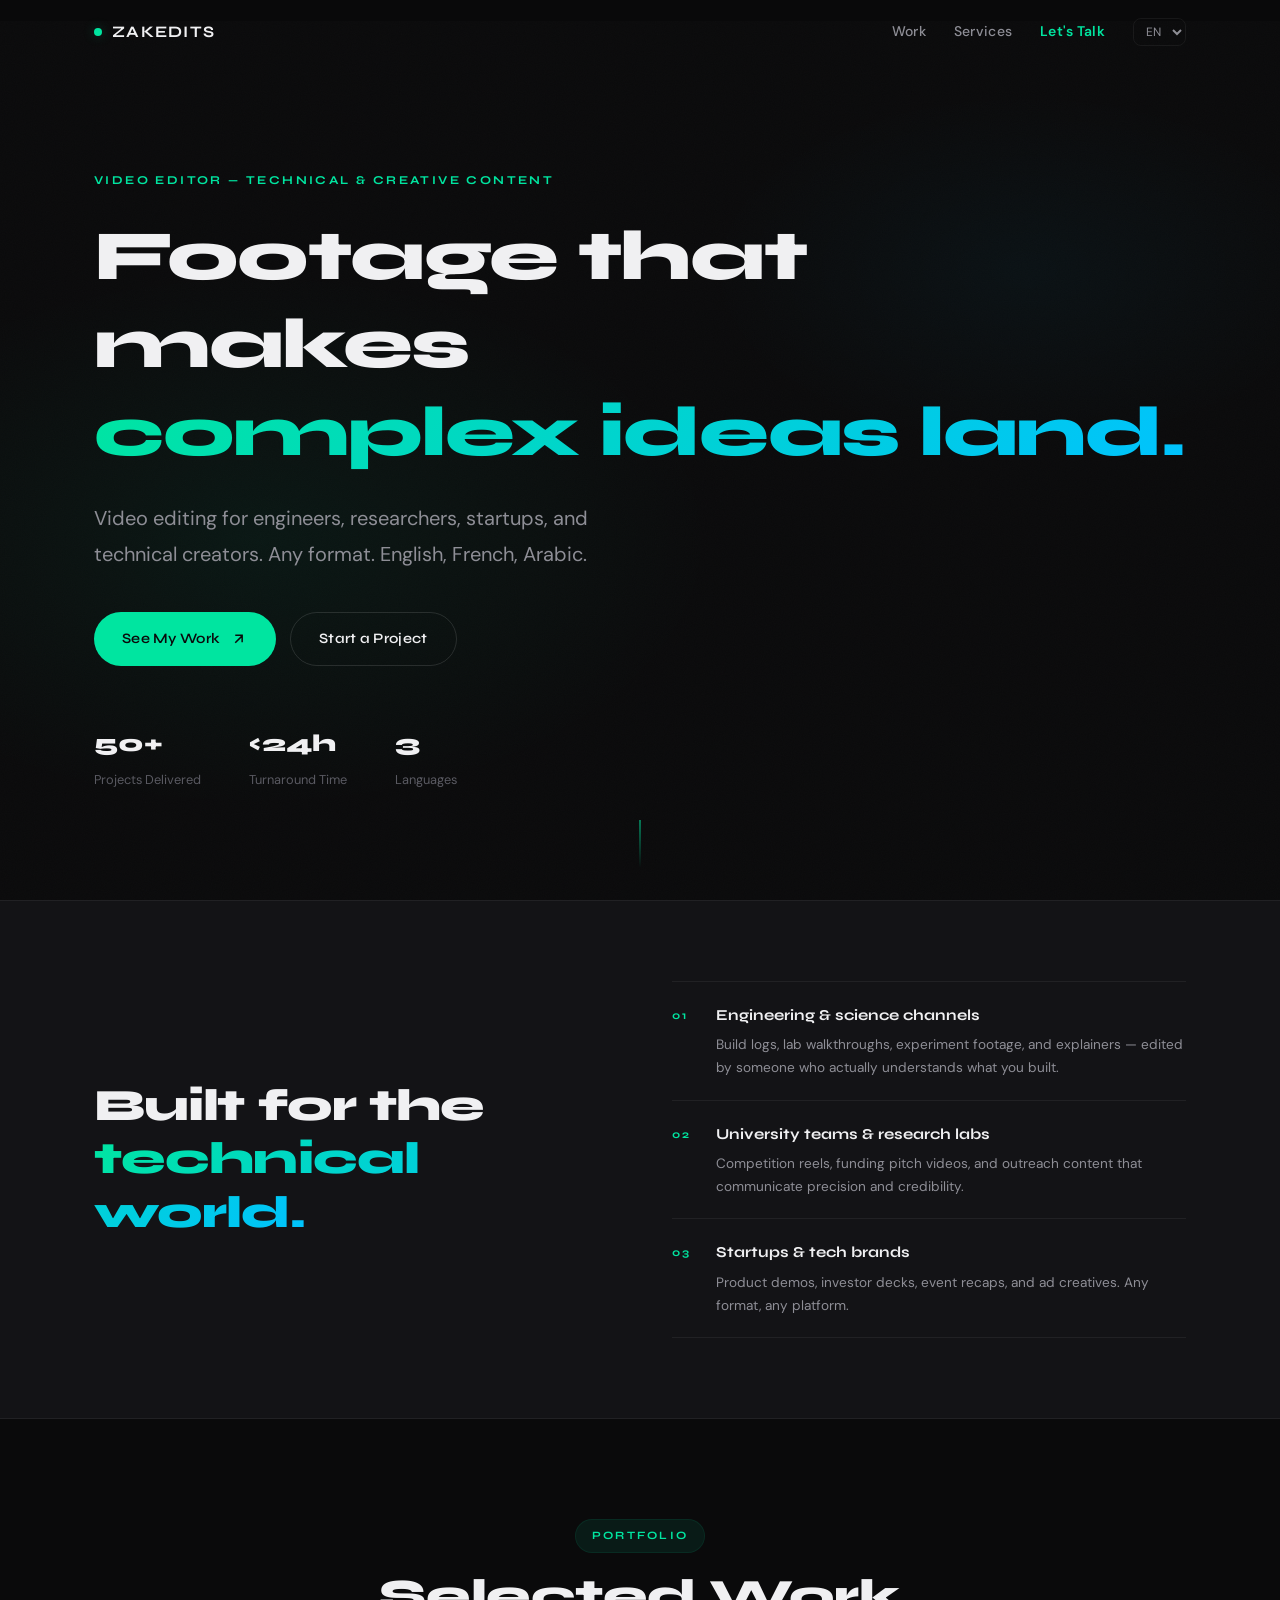
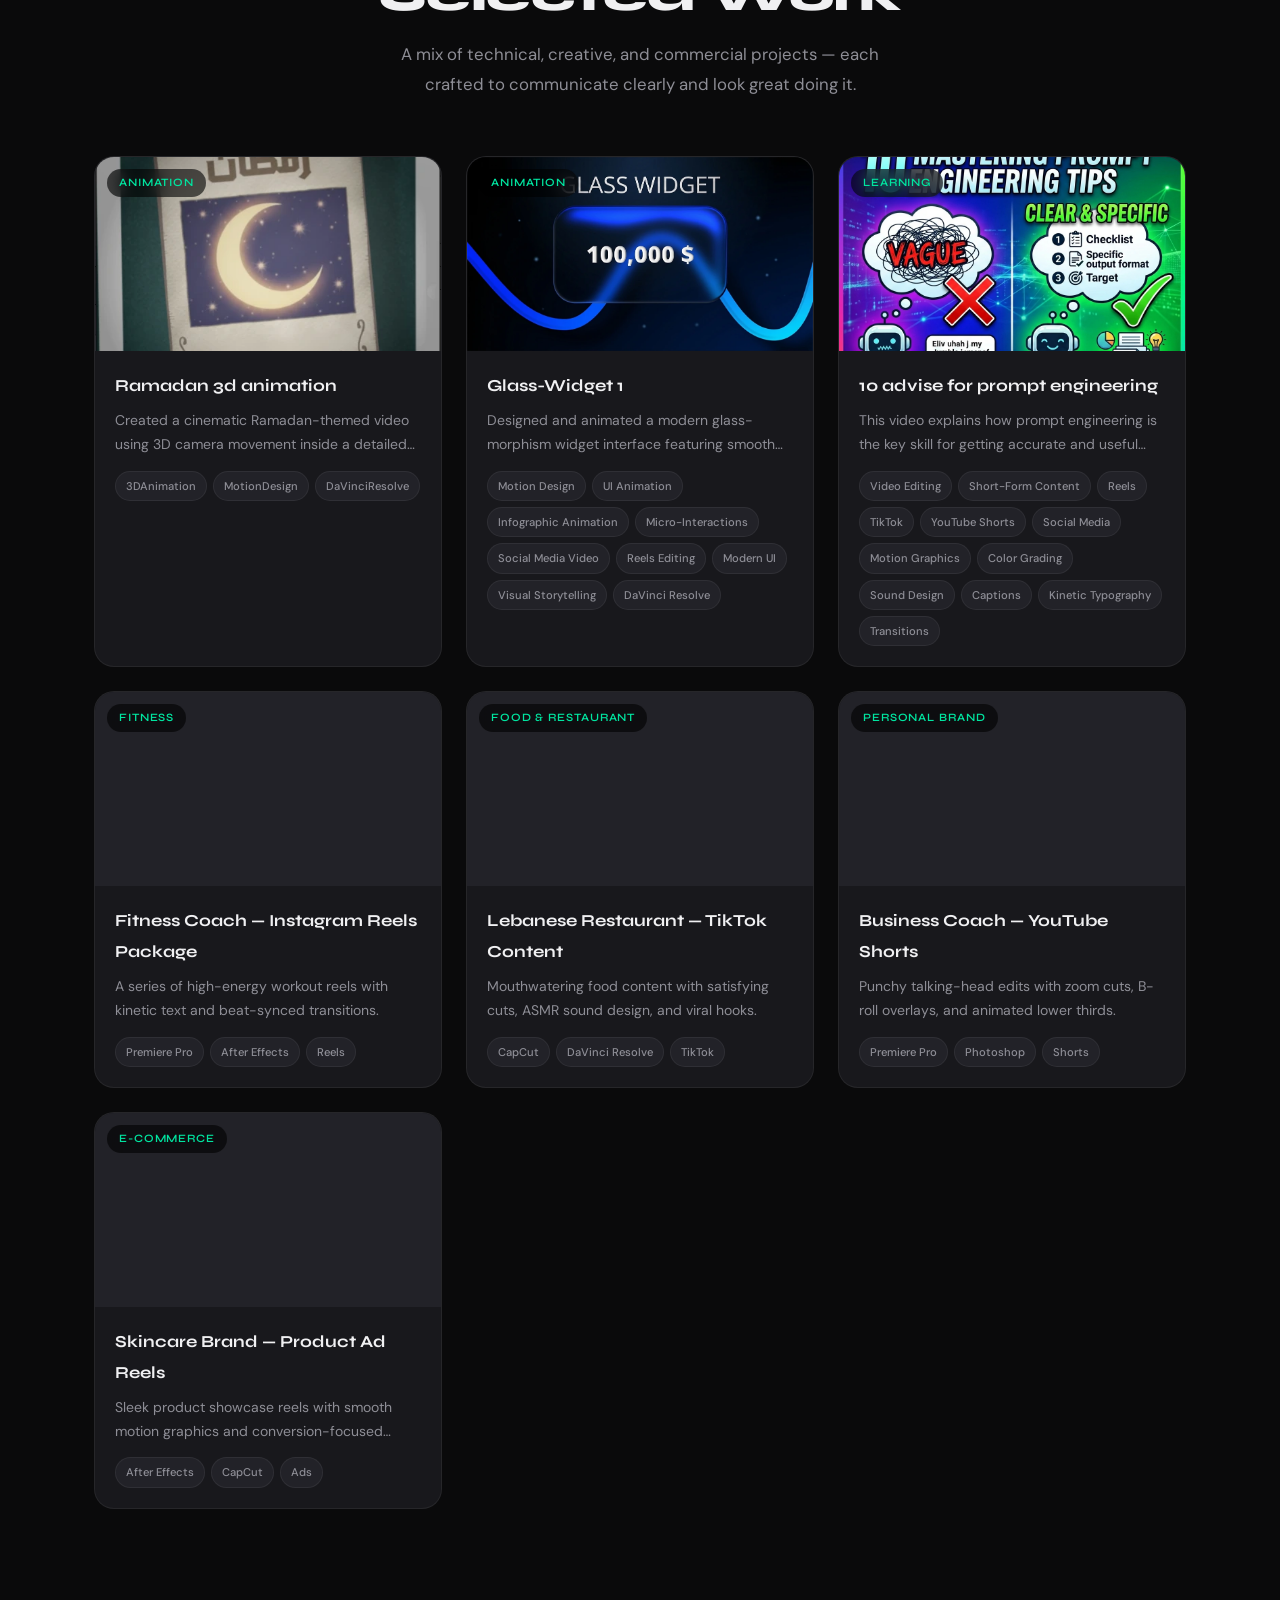
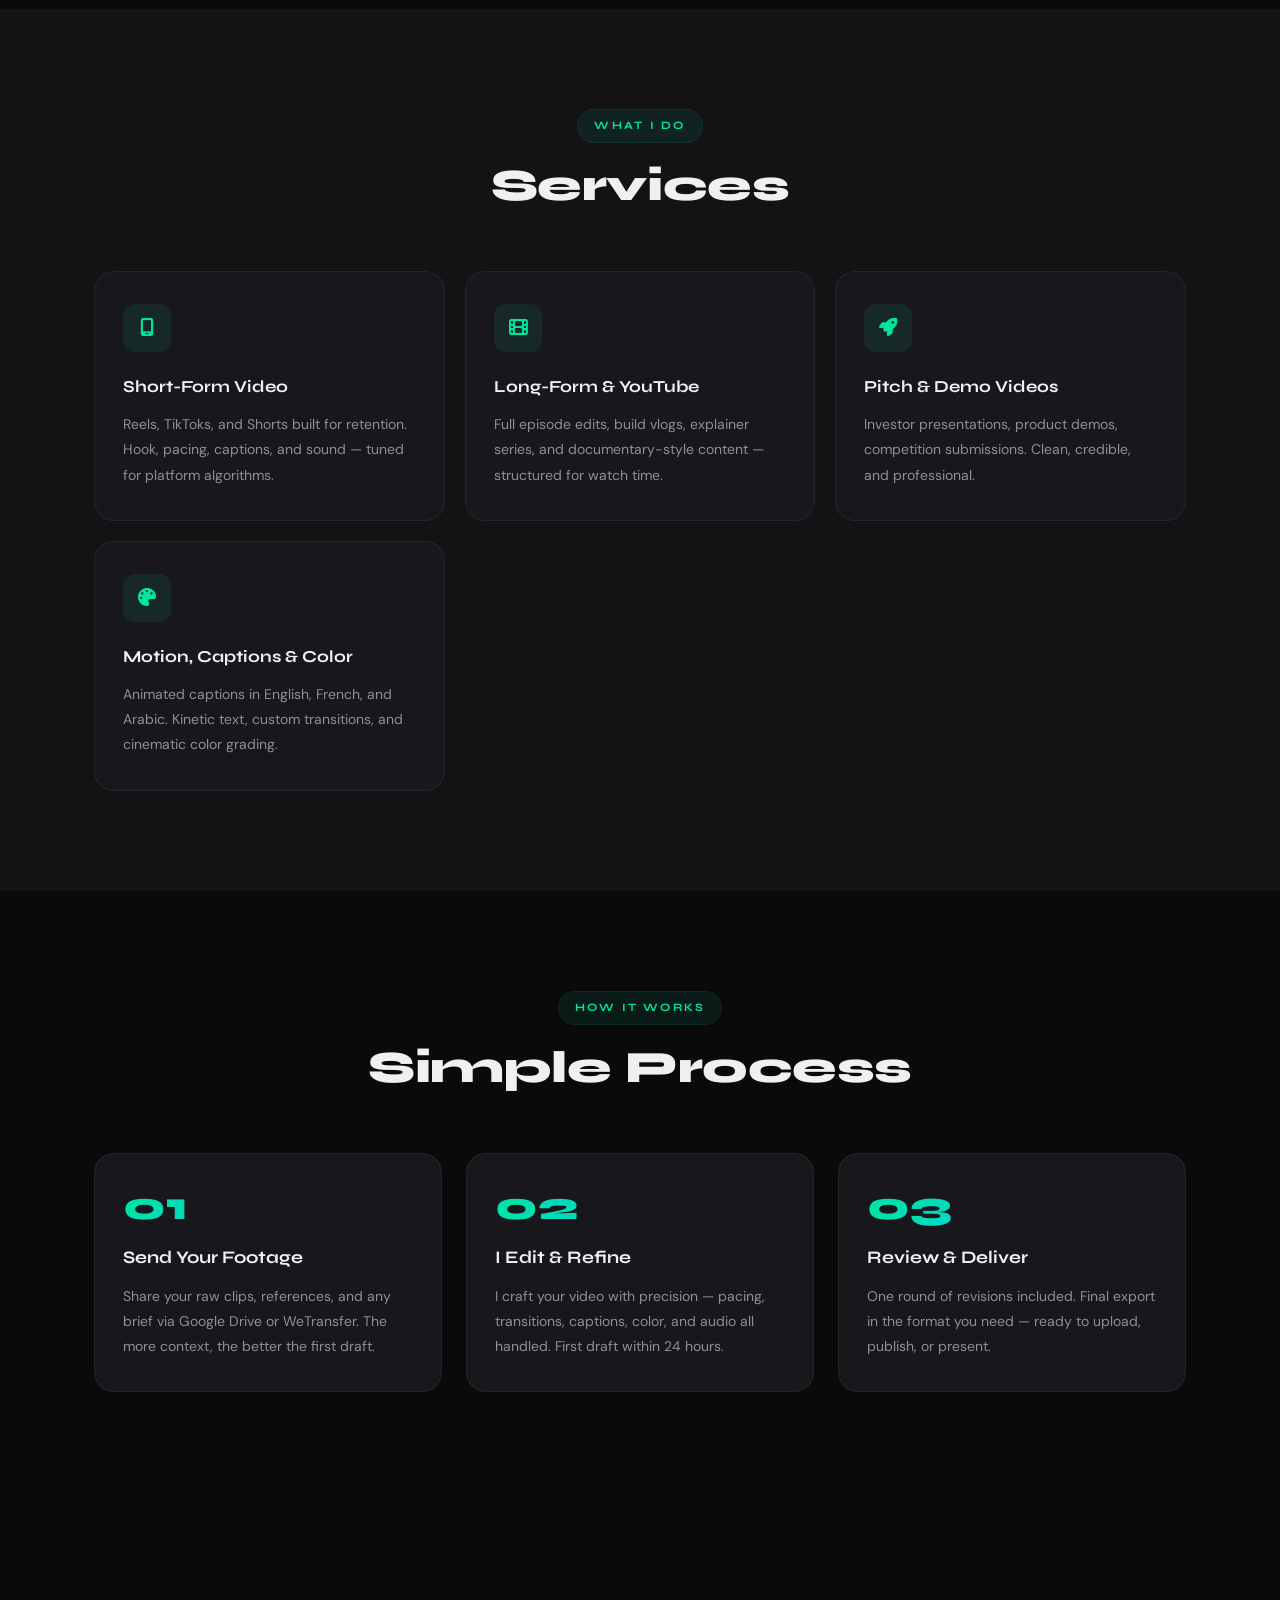
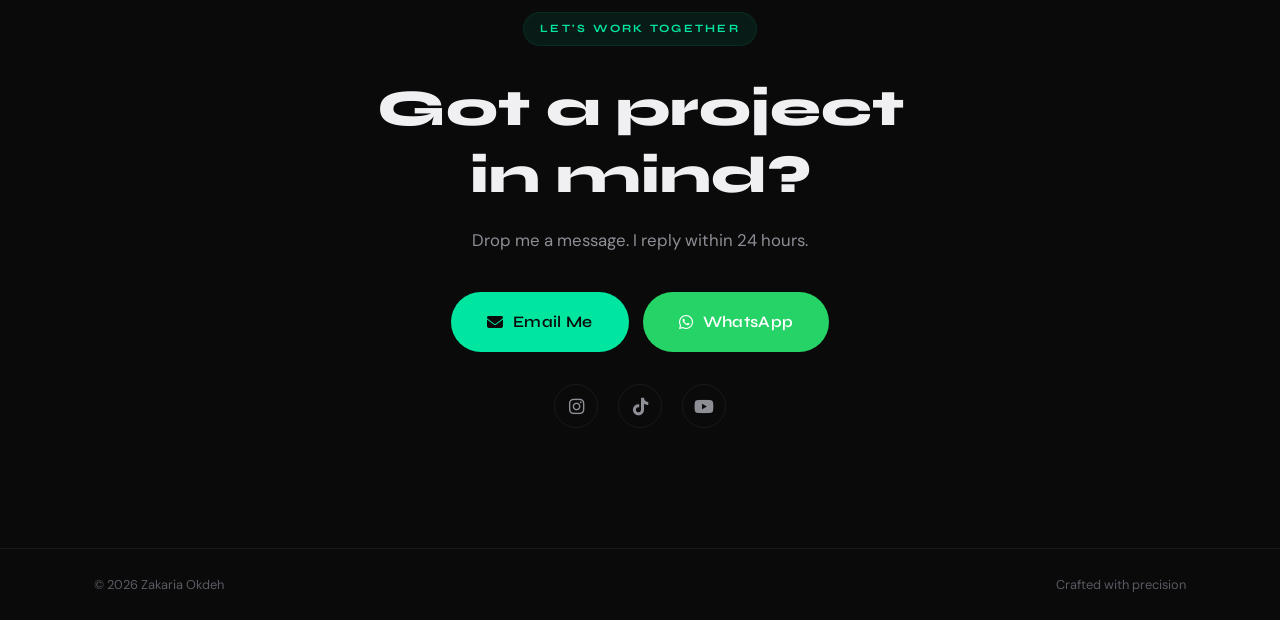
<file: index.html>
<!doctype html>
<html lang="en" data-lang="en">
<head>
  <meta charset="utf-8" />
  <meta name="viewport" content="width=device-width, initial-scale=1" />
  <title>Zakaria Okdeh — Video Editor for Technical Creators</title>
  <meta name="description" content="Professional video editing for engineers, researchers, startups, and technical creators. Any format. English, French, Arabic.">

  <link rel="preconnect" href="https://fonts.googleapis.com">
  <link rel="preconnect" href="https://fonts.gstatic.com" crossorigin>
  <link href="https://fonts.googleapis.com/css2?family=Syne:wght@400;600;700;800&family=DM+Sans:ital,wght@0,300;0,400;0,500;1,400&display=swap" rel="stylesheet">
  <link rel="stylesheet" href="https://cdnjs.cloudflare.com/ajax/libs/font-awesome/6.5.1/css/all.min.css">
  <link rel="stylesheet" href="assets/css/styles.css">

  <style>
    .niche-section {
      padding: 80px 0;
      background: var(--bg-elevated);
      border-top: 1px solid var(--border);
      border-bottom: 1px solid var(--border);
    }
    .niche-inner {
      max-width: var(--container);
      margin: 0 auto;
      padding: 0 24px;
      display: grid;
      grid-template-columns: 1fr 1fr;
      gap: 64px;
      align-items: center;
    }
    .niche-title {
      font-family: var(--font-display);
      font-size: clamp(1.8rem, 3.5vw, 2.8rem);
      font-weight: 800;
      line-height: 1.2;
      letter-spacing: -0.02em;
    }
    .niche-items { display: flex; flex-direction: column; gap: 0; }
    .niche-item {
      display: flex;
      gap: 20px;
      align-items: flex-start;
      padding: 20px 0;
      border-bottom: 1px solid var(--border);
      opacity: 0;
      transform: translateY(20px);
      transition: opacity 0.5s ease, transform 0.5s ease;
    }
    .niche-item:first-child { border-top: 1px solid var(--border); }
    .niche-item.in-view { opacity: 1; transform: translateY(0); }
    .niche-item:nth-child(2) { transition-delay: 0.1s; }
    .niche-item:nth-child(3) { transition-delay: 0.2s; }
    .niche-num {
      font-family: var(--font-display);
      font-size: 0.7rem;
      font-weight: 700;
      letter-spacing: 0.15em;
      color: var(--accent);
      padding-top: 4px;
      min-width: 24px;
    }
    .niche-item-title {
      font-family: var(--font-display);
      font-size: 0.95rem;
      font-weight: 700;
      color: var(--text-primary);
      margin-bottom: 4px;
    }
    .niche-item-desc {
      font-size: 0.85rem;
      color: var(--text-secondary);
      line-height: 1.7;
    }
    @media (max-width: 768px) {
      .niche-inner { grid-template-columns: 1fr; gap: 32px; }
    }
  </style>
</head>
<body>

<!-- NAV -->
<nav class="nav" id="mainNav">
  <div class="nav__inner">
    <a class="nav__logo" href="index.html">
      <span class="nav__logo-dot"></span>
      <span>ZAKEDITS</span>
    </a>
    <div class="nav__right">
      <a href="#work"     class="nav__link"           id="navWork">Work</a>
      <a href="#services" class="nav__link"           id="navServices">Services</a>
      <a href="#contact"  class="nav__link nav__link--cta" id="navContact">Let's Talk</a>
      <select id="langSelect" class="nav__lang">
        <option value="en">EN</option>
        <option value="fr">FR</option>
        <option value="ar">AR</option>
      </select>
    </div>
    <button class="nav__burger" id="navBurger" aria-label="Menu">
      <span></span><span></span>
    </button>
  </div>
</nav>

<div class="mobile-menu" id="mobileMenu">
  <a href="#work"     class="mobile-menu__link" id="mNavWork">Work</a>
  <a href="#services" class="mobile-menu__link" id="mNavServices">Services</a>
  <a href="#contact"  class="mobile-menu__link" id="mNavContact">Let's Talk</a>
</div>

<!-- HERO -->
<section class="hero">
  <div class="hero__bg">
    <div class="hero__grain"></div>
    <div class="hero__gradient"></div>
  </div>
  <div class="hero__content">
    <div class="hero__tag" id="heroTag">VIDEO EDITOR — TECHNICAL &amp; CREATIVE CONTENT</div>
    <h1 class="hero__title" id="heroTitle">Footage that makes <br><span class="hero__accent">complex ideas land.</span></h1>
    <p class="hero__sub" id="heroSubtitle">Video editing for engineers, researchers, startups, and technical creators. Any format. English, French, Arabic.</p>
    <div class="hero__ctas">
      <a href="#work" class="btn btn--primary" id="heroBtn">
        <span id="heroBtnText">See My Work</span>
        <svg width="18" height="18" viewBox="0 0 24 24" fill="none" stroke="currentColor" stroke-width="2"><path d="M7 17l9.2-9.2M7 7h9.2v9.2"/></svg>
      </a>
      <a href="#contact" class="btn btn--ghost" id="heroBtnContact">
        <span id="heroBtnContactText">Start a Project</span>
      </a>
    </div>
    <div class="hero__stats">
      <div class="hero__stat">
        <span class="hero__stat-num">50+</span>
        <span class="hero__stat-label" id="statProjects">Projects Delivered</span>
      </div>
      <div class="hero__stat">
        <span class="hero__stat-num">&lt;24h</span>
        <span class="hero__stat-label" id="statTurnaround">Turnaround Time</span>
      </div>
      <div class="hero__stat">
        <span class="hero__stat-num">3</span>
        <span class="hero__stat-label" id="statLanguages">Languages</span>
      </div>
    </div>
  </div>
  <div class="hero__scroll"><div class="hero__scroll-line"></div></div>
</section>

<!-- NICHE BANNER -->
<div class="niche-section">
  <div class="niche-inner">
    <h2 class="niche-title" id="nicheTitle">Built for the <span class="hero__accent">technical world.</span></h2>
    <div class="niche-items">
      <div class="niche-item">
        <span class="niche-num">01</span>
        <div>
          <p class="niche-item-title" id="nicheItem1Title">Engineering &amp; science channels</p>
          <p class="niche-item-desc"  id="nicheItem1Desc">Build logs, lab walkthroughs, experiment footage, and explainers — edited by someone who actually understands what you built.</p>
        </div>
      </div>
      <div class="niche-item">
        <span class="niche-num">02</span>
        <div>
          <p class="niche-item-title" id="nicheItem2Title">University teams &amp; research labs</p>
          <p class="niche-item-desc"  id="nicheItem2Desc">Competition reels, funding pitch videos, and outreach content that communicate precision and credibility.</p>
        </div>
      </div>
      <div class="niche-item">
        <span class="niche-num">03</span>
        <div>
          <p class="niche-item-title" id="nicheItem3Title">Startups &amp; tech brands</p>
          <p class="niche-item-desc"  id="nicheItem3Desc">Product demos, investor decks, event recaps, and ad creatives. Any format, any platform.</p>
        </div>
      </div>
    </div>
  </div>
</div>

<!-- WORK -->
<section class="section" id="work">
  <div class="container">
    <div class="section__header">
      <span class="section__tag" id="workTag">PORTFOLIO</span>
      <h2 class="section__title" id="workTitle">Selected Work</h2>
      <p class="section__sub" id="workSub">A mix of technical, creative, and commercial projects — each crafted to communicate clearly and look great doing it.</p>
    </div>
    <div class="projects-grid" id="projectsGrid"></div>
  </div>
</section>

<!-- SERVICES -->
<section class="section section--alt" id="services">
  <div class="container">
    <div class="section__header">
      <span class="section__tag" id="servicesTag">WHAT I DO</span>
      <h2 class="section__title" id="servicesTitle">Services</h2>
    </div>
    <div class="services-grid">
      <div class="service-card">
        <div class="service-card__icon"><i class="fa-solid fa-mobile-screen"></i></div>
        <h3 class="service-card__title" id="svc1Title">Short-Form Video</h3>
        <p class="service-card__desc"  id="svc1Desc">Reels, TikToks, and Shorts built for retention. Hook, pacing, captions, and sound — tuned for platform algorithms.</p>
      </div>
      <div class="service-card">
        <div class="service-card__icon"><i class="fa-solid fa-film"></i></div>
        <h3 class="service-card__title" id="svc2Title">Long-Form &amp; YouTube</h3>
        <p class="service-card__desc"  id="svc2Desc">Full episode edits, build vlogs, explainer series, and documentary-style content — structured for watch time.</p>
      </div>
      <div class="service-card">
        <div class="service-card__icon"><i class="fa-solid fa-rocket"></i></div>
        <h3 class="service-card__title" id="svc3Title">Pitch &amp; Demo Videos</h3>
        <p class="service-card__desc"  id="svc3Desc">Investor presentations, product demos, competition submissions. Clean, credible, and professional.</p>
      </div>
      <div class="service-card">
        <div class="service-card__icon"><i class="fa-solid fa-palette"></i></div>
        <h3 class="service-card__title" id="svc4Title">Motion, Captions &amp; Color</h3>
        <p class="service-card__desc"  id="svc4Desc">Animated captions in English, French, and Arabic. Kinetic text, custom transitions, and cinematic color grading.</p>
      </div>
    </div>
  </div>
</section>

<!-- PROCESS -->
<section class="section" id="process">
  <div class="container">
    <div class="section__header">
      <span class="section__tag" id="processTag">HOW IT WORKS</span>
      <h2 class="section__title" id="processTitle">Simple Process</h2>
    </div>
    <div class="process-grid">
      <div class="process-step">
        <span class="process-step__num">01</span>
        <h3 class="process-step__title" id="step1Title">Send Your Footage</h3>
        <p class="process-step__desc"  id="step1Desc">Share your raw clips, references, and any brief via Google Drive or WeTransfer. The more context, the better the first draft.</p>
      </div>
      <div class="process-step">
        <span class="process-step__num">02</span>
        <h3 class="process-step__title" id="step2Title">I Edit &amp; Refine</h3>
        <p class="process-step__desc"  id="step2Desc">I craft your video with precision — pacing, transitions, captions, color, and audio all handled. First draft within 24 hours.</p>
      </div>
      <div class="process-step">
        <span class="process-step__num">03</span>
        <h3 class="process-step__title" id="step3Title">Review &amp; Deliver</h3>
        <p class="process-step__desc"  id="step3Desc">One round of revisions included. Final export in the format you need — ready to upload, publish, or present.</p>
      </div>
    </div>
  </div>
</section>

<!-- CTA -->
<section class="section section--cta" id="contact">
  <div class="container">
    <div class="cta-block">
      <span class="section__tag" id="ctaTag">LET'S WORK TOGETHER</span>
      <h2 class="cta-block__title" id="ctaTitle">Got a project<br>in mind?</h2>
      <p class="cta-block__sub" id="ctaSub">Drop me a message. I reply within 24 hours.</p>
      <div class="cta-block__buttons">
        <a href="mailto:zakaria.okdeh@hotmail.com" class="btn btn--primary btn--lg" id="ctaEmail">
          <i class="fa-solid fa-envelope"></i>
          <span id="ctaEmailText">Email Me</span>
        </a>
        <a href="https://wa.me/96181289675" target="_blank" class="btn btn--whatsapp btn--lg" id="ctaWhatsapp">
          <i class="fa-brands fa-whatsapp"></i>
          <span id="ctaWhatsappText">WhatsApp</span>
        </a>
      </div>
      <div class="cta-block__socials">
        <a href="https://www.instagram.com/zak1edits"   target="_blank" class="social-link" aria-label="Instagram"><i class="fa-brands fa-instagram"></i></a>
        <a href="https://www.tiktok.com/@zak1edits"     target="_blank" class="social-link" aria-label="TikTok"><i class="fa-brands fa-tiktok"></i></a>
        <a href="https://www.youtube.com/@zak1edits1"   target="_blank" class="social-link" aria-label="YouTube"><i class="fa-brands fa-youtube"></i></a>
      </div>
    </div>
  </div>
</section>

<!-- FOOTER -->
<footer class="footer">
  <div class="container footer__inner">
    <span>© <span id="year"></span> Zakaria Okdeh</span>
    <span class="footer__made" id="footerMade">Crafted with precision</span>
  </div>
</footer>

<script>
  const qs = (k) => new URLSearchParams(location.search).get(k);
  const state = {
    lang: qs("lang") || localStorage.getItem("lang") || "en",
    i18n: null, projects: null
  };

  function applyDirAndLang(lang) {
    const html = document.documentElement;
    html.lang = lang; html.dataset.lang = lang;
    html.dir = (lang === "ar") ? "rtl" : "ltr";
  }

  function t(path) {
    const parts = path.split(".");
    let cur = state.i18n?.[state.lang];
    for (const p of parts) cur = cur?.[p];
    return cur ?? path;
  }

  async function loadData() {
    const [i18nRes, projRes] = await Promise.all([
      fetch("data/i18n.json"), fetch("data/projects.json")
    ]);
    state.i18n = await i18nRes.json();
    state.projects = await projRes.json();
  }

  function renderText() {
    const htmlIds = new Set(["heroTag","heroTitle","heroSubtitle","heroBtnText","heroBtnContactText",
      "nicheTitle","nicheItem1Title","nicheItem2Title","nicheItem3Title","ctaTitle"]);

    const map = {
      heroTag:"home.heroTag", heroTitle:"home.heroTitle", heroSubtitle:"home.heroSubtitle",
      heroBtnText:"home.heroBtnText", heroBtnContactText:"home.heroBtnContactText",
      statProjects:"home.statProjects", statTurnaround:"home.statTurnaround", statLanguages:"home.statLanguages",
      navWork:"nav.work", navServices:"nav.services", navContact:"nav.contact",
      mNavWork:"nav.work", mNavServices:"nav.services", mNavContact:"nav.contact",
      nicheTitle:"niche.title",
      nicheItem1Title:"niche.item1Title", nicheItem1Desc:"niche.item1Desc",
      nicheItem2Title:"niche.item2Title", nicheItem2Desc:"niche.item2Desc",
      nicheItem3Title:"niche.item3Title", nicheItem3Desc:"niche.item3Desc",
      workTag:"work.tag", workTitle:"work.title", workSub:"work.sub",
      servicesTag:"services.tag", servicesTitle:"services.title",
      svc1Title:"services.svc1Title", svc1Desc:"services.svc1Desc",
      svc2Title:"services.svc2Title", svc2Desc:"services.svc2Desc",
      svc3Title:"services.svc3Title", svc3Desc:"services.svc3Desc",
      svc4Title:"services.svc4Title", svc4Desc:"services.svc4Desc",
      processTag:"process.tag", processTitle:"process.title",
      step1Title:"process.step1Title", step1Desc:"process.step1Desc",
      step2Title:"process.step2Title", step2Desc:"process.step2Desc",
      step3Title:"process.step3Title", step3Desc:"process.step3Desc",
      ctaTag:"cta.tag", ctaTitle:"cta.title", ctaSub:"cta.sub",
      ctaEmailText:"cta.emailText", ctaWhatsappText:"cta.whatsappText",
      footerMade:"footer.made"
    };

    for (const [id, path] of Object.entries(map)) {
      const el = document.getElementById(id);
      if (!el) continue;
      const val = t(path);
      htmlIds.has(id) ? (el.innerHTML = val) : (el.textContent = val);
    }
    document.getElementById("year").textContent = new Date().getFullYear();
  }

  function renderProjects() {
    const grid = document.getElementById("projectsGrid");
    grid.innerHTML = "";
    state.projects.forEach((p, i) => {
      const title    = p.title[state.lang]      || p.title.en;
      const summary  = p.summary[state.lang]    || p.summary.en;
      const category = p.category?.[state.lang] || p.category?.en || "";
      const card = document.createElement("a");
      card.href = `project.html?id=${encodeURIComponent(p.id)}&lang=${encodeURIComponent(state.lang)}`;
      card.className = "project-card";
      card.style.animationDelay = `${i * 0.1}s`;
      card.innerHTML = `
        <div class="project-card__thumb" style="background-image:url('${p.thumbnail || ''}')">
          <div class="project-card__overlay"><div class="project-card__play"><i class="fa-solid fa-play"></i></div></div>
          ${category ? `<span class="project-card__cat">${category}</span>` : ''}
        </div>
        <div class="project-card__info">
          <h3 class="project-card__title">${title}</h3>
          <p class="project-card__summary">${summary}</p>
          <div class="project-card__tags">${(p.tags||[]).map(tag=>`<span class="tag">${tag}</span>`).join('')}</div>
        </div>`;
      grid.appendChild(card);
    });
  }

  function setupNav() {
    const burger = document.getElementById("navBurger");
    const menu   = document.getElementById("mobileMenu");
    burger.addEventListener("click", () => { burger.classList.toggle("active"); menu.classList.toggle("open"); });
    menu.querySelectorAll("a").forEach(a => a.addEventListener("click", () => { burger.classList.remove("active"); menu.classList.remove("open"); }));
    window.addEventListener("scroll", () => document.getElementById("mainNav").classList.toggle("nav--scrolled", window.scrollY > 60));
  }

  function setupScrollAnimations() {
    const obs = new IntersectionObserver((entries) => {
      entries.forEach(e => { if (e.isIntersecting) e.target.classList.add("in-view"); });
    }, { threshold: 0.12 });
    document.querySelectorAll('.service-card,.process-step,.project-card,.section__header,.cta-block,.niche-item').forEach(el => obs.observe(el));
  }

  async function init() {
    applyDirAndLang(state.lang);
    document.getElementById("langSelect").value = state.lang;
    await loadData();
    renderText();
    renderProjects();
    setupNav();
    requestAnimationFrame(() => { document.body.classList.add("loaded"); setupScrollAnimations(); });
    document.getElementById("langSelect").addEventListener("change", (e) => {
      state.lang = e.target.value;
      localStorage.setItem("lang", state.lang);
      applyDirAndLang(state.lang);
      renderText(); renderProjects(); setupScrollAnimations();
    });
  }

  init();
</script>
</body>
</html>
</file>
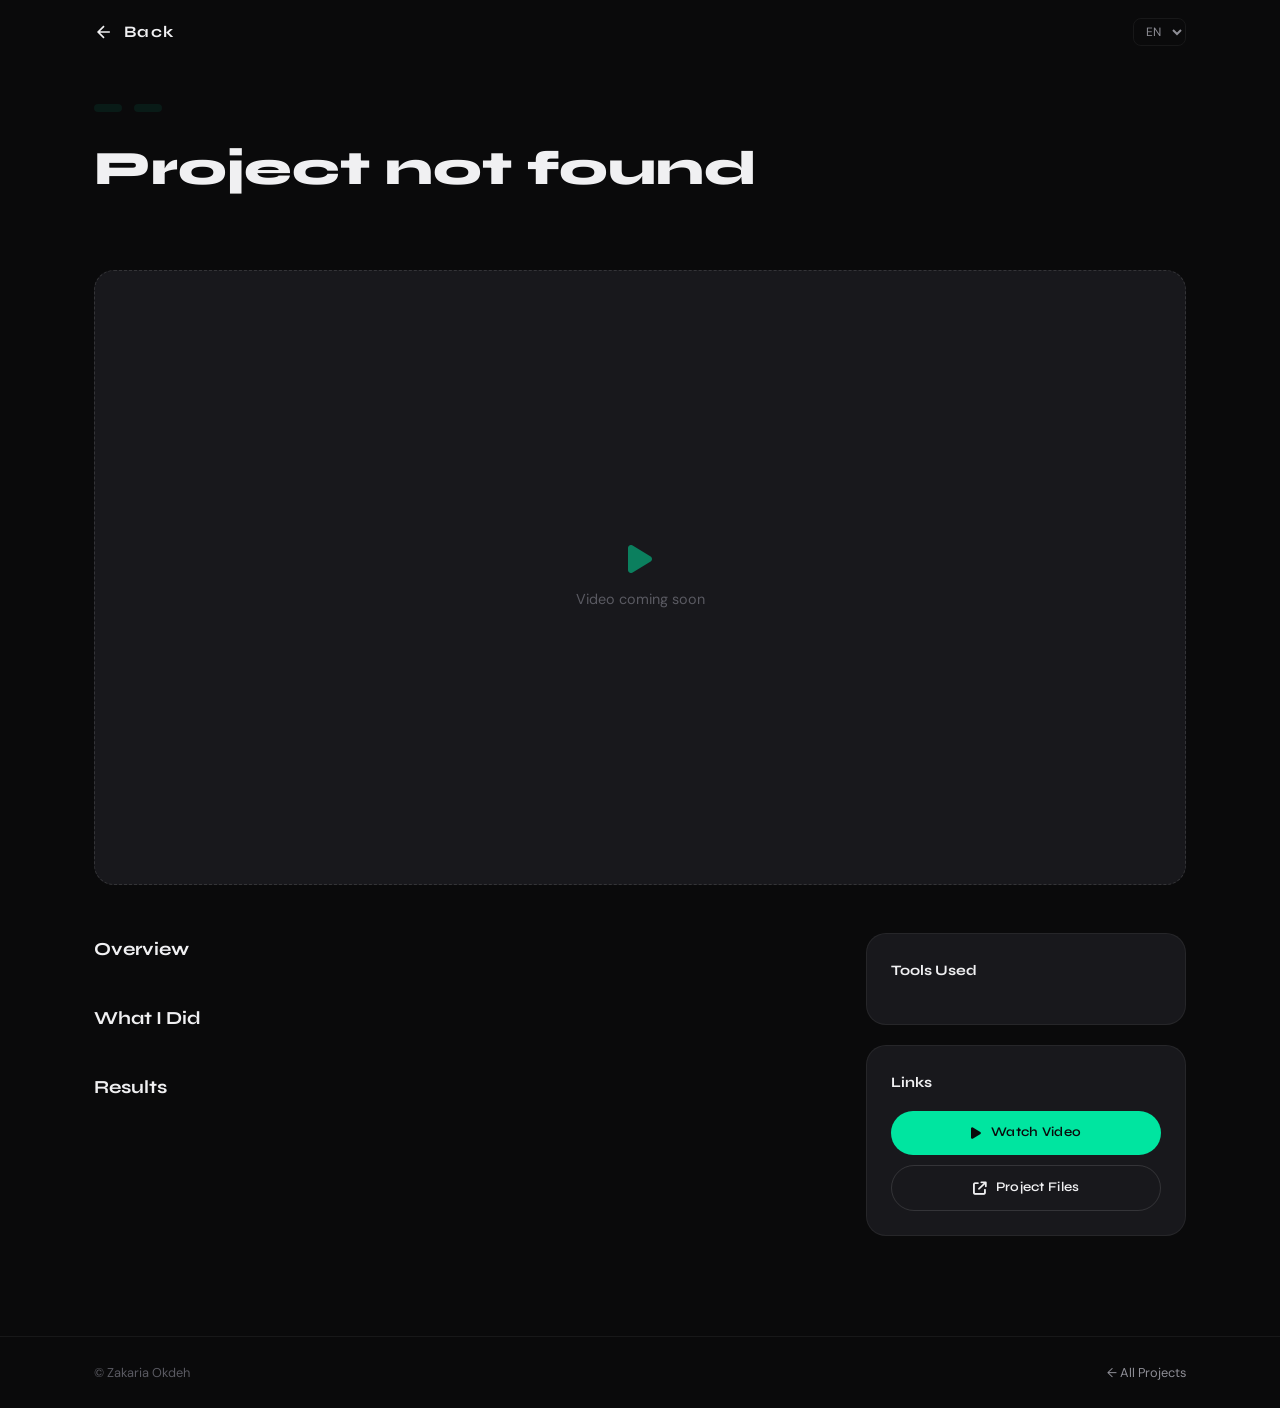
<file: project.html>
<!doctype html>
<html lang="en" data-lang="en">
<head>
  <meta charset="utf-8" />
  <meta name="viewport" content="width=device-width, initial-scale=1" />
  <title>Project — Zakaria Okdeh</title>

  <link rel="preconnect" href="https://fonts.googleapis.com">
  <link rel="preconnect" href="https://fonts.gstatic.com" crossorigin>
  <link href="https://fonts.googleapis.com/css2?family=Syne:wght@400;600;700;800&family=DM+Sans:ital,wght@0,300;0,400;0,500;1,400&display=swap" rel="stylesheet">
  <link rel="stylesheet" href="https://cdnjs.cloudflare.com/ajax/libs/font-awesome/6.5.1/css/all.min.css">
  <link rel="stylesheet" href="assets/css/styles.css">
</head>

<body>

<nav class="nav" id="mainNav">
  <div class="nav__inner">
    <a class="nav__logo" href="index.html" id="backHome">
      <svg width="20" height="20" viewBox="0 0 24 24" fill="none" stroke="currentColor" stroke-width="2"><path d="M19 12H5M12 19l-7-7 7-7"/></svg>
      <span id="backText">Back</span>
    </a>
    <div class="nav__right">
      <select id="langSelect" class="nav__lang">
        <option value="en">EN</option>
        <option value="fr">FR</option>
        <option value="ar">AR</option>
      </select>
    </div>
  </div>
</nav>

<main class="project-detail">
  <div class="container">

    <!-- Hero area -->
    <div class="project-detail__hero">
      <div class="project-detail__meta">
        <span class="project-detail__year" id="projectYear"></span>
        <span class="project-detail__cat" id="projectCat"></span>
      </div>
      <h1 class="project-detail__title" id="title">Project Title</h1>
      <p class="project-detail__summary" id="summary"></p>
      <div class="project-detail__tags" id="tagsContainer"></div>
    </div>

    <!-- Video embed placeholder -->
    <div class="project-detail__video" id="videoContainer">
      <div class="project-detail__video-placeholder">
        <i class="fa-solid fa-play"></i>
        <span id="videoPlaceholderText">Video coming soon</span>
      </div>
    </div>

    <!-- Content -->
    <div class="project-detail__content">
      <div class="project-detail__main">
        <section class="detail-section">
          <h2 class="detail-section__title" id="secOverview">Overview</h2>
          <p class="detail-section__text" id="overview"></p>
        </section>

        <section class="detail-section">
          <h2 class="detail-section__title" id="secWhatIDid">What I Did</h2>
          <ul class="detail-section__list" id="whatIDid"></ul>
        </section>

        <section class="detail-section">
          <h2 class="detail-section__title" id="secResults">Results</h2>
          <ul class="detail-section__list" id="results"></ul>
        </section>
      </div>

      <aside class="project-detail__sidebar">
        <div class="sidebar-card">
          <h3 class="sidebar-card__title" id="secTools">Tools Used</h3>
          <div class="sidebar-card__tags" id="tools"></div>
        </div>

        <div class="sidebar-card">
          <h3 class="sidebar-card__title" id="secLinks">Links</h3>
          <div class="sidebar-card__links">
            <a class="btn btn--primary btn--sm btn--full" id="linkDemo" target="_blank" rel="noopener">
              <i class="fa-solid fa-play"></i>
              <span id="linkDemoText">Watch Video</span>
            </a>
            <a class="btn btn--ghost btn--sm btn--full" id="linkCode" target="_blank" rel="noopener">
              <i class="fa-solid fa-arrow-up-right-from-square"></i>
              <span id="linkCodeText">Project Files</span>
            </a>
          </div>
        </div>
      </aside>
    </div>

  </div>
</main>

<footer class="footer">
  <div class="container footer__inner">
    <span>© <span id="year"></span> Zakaria Okdeh</span>
    <a href="index.html" class="footer__back" id="footerBack">← All Projects</a>
  </div>
</footer>

<script>
  const qs = (k) => new URLSearchParams(location.search).get(k);
  const state = {
    lang: qs("lang") || localStorage.getItem("lang") || "en",
    id: qs("id"),
    i18n: null,
    projects: null,
    project: null
  };

  function applyDirAndLang(lang) {
    const html = document.documentElement;
    html.lang = lang;
    html.dataset.lang = lang;
    html.dir = (lang === "ar") ? "rtl" : "ltr";
  }

  function t(path) {
    const parts = path.split(".");
    let cur = state.i18n?.[state.lang];
    for (const p of parts) cur = cur?.[p];
    return cur ?? path;
  }

  async function loadData() {
    const [i18nRes, projRes] = await Promise.all([
      fetch("data/i18n.json"),
      fetch("data/projects.json")
    ]);
    state.i18n = await i18nRes.json();
    state.projects = await projRes.json();
  }

  function setText(id, txt) { const el = document.getElementById(id); if (el) el.textContent = txt; }
  function setHref(id, href) { const el = document.getElementById(id); if (el) el.href = href || "#"; }

  function render() {
    if (!state.project) {
      document.getElementById("title").textContent = "Project not found";
      return;
    }

    const p = state.project;
    const lang = state.lang;

    // Nav
    setText("backText", t("project.back"));
    document.getElementById("backHome").href = `index.html?lang=${encodeURIComponent(lang)}`;

    // Hero
    const title = p.title[lang] || p.title.en;
    document.title = title + " — Zakaria Okdeh";
    setText("title", title);
    setText("summary", p.summary[lang] || p.summary.en);
    setText("projectYear", p.year);
    setText("projectCat", p.category?.[lang] || p.category?.en || "");

    // Tags
    const tagsContainer = document.getElementById("tagsContainer");
    tagsContainer.innerHTML = "";
    (p.tags || []).forEach(tag => {
      const span = document.createElement("span");
      span.className = "tag";
      span.textContent = tag;
      tagsContainer.appendChild(span);
    });

    // Video placeholder
    setText("videoPlaceholderText", t("project.videoSoon"));

    // If there's a video embed URL
    if (p.videoEmbed) {
      const vc = document.getElementById("videoContainer");
      vc.innerHTML = `<iframe src="${p.videoEmbed}" frameborder="0" allowfullscreen style="width:100%;aspect-ratio:9/16;max-width:400px;margin:0 auto;display:block;border-radius:12px;"></iframe>`;
    }

    // Section titles
    setText("secOverview", t("project.overview"));
    setText("secWhatIDid", t("project.whatIDid"));
    setText("secResults", t("project.results"));
    setText("secTools", t("project.tools"));
    setText("secLinks", t("project.links"));
    setText("linkDemoText", t("project.watchVideo"));
    setText("linkCodeText", t("project.projectFiles"));

    // Content
    setText("overview", p.overview[lang] || p.overview.en || "");

    const what = document.getElementById("whatIDid");
    what.innerHTML = "";
    (p.whatIDid[lang] || p.whatIDid.en || []).forEach(item => {
      const li = document.createElement("li"); li.textContent = item; what.appendChild(li);
    });

    const res = document.getElementById("results");
    res.innerHTML = "";
    (p.results[lang] || p.results.en || []).forEach(item => {
      const li = document.createElement("li"); li.textContent = item; res.appendChild(li);
    });

    // Tools
    const tools = document.getElementById("tools");
    tools.innerHTML = "";
    (p.tools || []).forEach(tool => {
      const span = document.createElement("span");
      span.className = "tag";
      span.textContent = tool;
      tools.appendChild(span);
    });

    // Links
    setHref("linkDemo", p.demoUrl);
    setHref("linkCode", p.codeUrl);

    document.getElementById("year").textContent = new Date().getFullYear();
    setText("footerBack", t("project.allProjects"));
    document.getElementById("footerBack").href = `index.html?lang=${encodeURIComponent(lang)}`;
  }

  async function init() {
    applyDirAndLang(state.lang);
    document.getElementById("langSelect").value = state.lang;

    await loadData();
    state.project = state.projects.find(x => x.id === state.id);
    render();

    requestAnimationFrame(() => document.body.classList.add("loaded"));

    document.getElementById("langSelect").addEventListener("change", (e) => {
      state.lang = e.target.value;
      localStorage.setItem("lang", state.lang);
      applyDirAndLang(state.lang);
      const url = new URL(location.href);
      url.searchParams.set("lang", state.lang);
      history.replaceState({}, "", url);
      render();
    });

    window.addEventListener("scroll", () => {
      document.getElementById("mainNav").classList.toggle("nav--scrolled", window.scrollY > 60);
    });
  }

  init();
</script>
</body>
</html>
</file>
<file: assets/css/styles.css>
/* =========================================
   ZAKARIA OKDEH — VIDEO EDITOR PORTFOLIO
   Dark cinematic theme with electric accents
   ========================================= */

/* --- Variables --- */
:root {
  --bg: #0a0a0b;
  --bg-elevated: #131316;
  --bg-card: #18181c;
  --bg-card-hover: #1f1f24;
  --surface: #222228;
  --border: rgba(255,255,255,0.06);
  --border-hover: rgba(255,255,255,0.12);

  --text-primary: #f0f0f2;
  --text-secondary: #8e8e96;
  --text-muted: #5a5a62;

  --accent: #00e5a0;
  --accent-glow: rgba(0,229,160,0.25);
  --accent-dim: rgba(0,229,160,0.08);
  --accent-secondary: #00c2ff;

  --font-display: 'Syne', sans-serif;
  --font-body: 'DM Sans', sans-serif;

  --radius: 12px;
  --radius-sm: 8px;
  --radius-lg: 20px;

  --container: 1140px;
  --nav-h: 64px;
}

/* --- Reset --- */
*, *::before, *::after { box-sizing: border-box; margin: 0; padding: 0; }

html {
  scroll-behavior: smooth;
  -webkit-font-smoothing: antialiased;
}

body {
  font-family: var(--font-body);
  background: var(--bg);
  color: var(--text-primary);
  line-height: 1.8;
  overflow-x: hidden;
  font-size: 16px;
}

a { color: inherit; text-decoration: none; }
ul { list-style: none; }
img { max-width: 100%; display: block; }

.container {
  max-width: var(--container);
  margin: 0 auto;
  padding: 0 24px;
}

/* --- Load-in animation --- */
body:not(.loaded) .hero__content,
body:not(.loaded) .hero__scroll {
  opacity: 0;
}

.hero__content {
  transition: opacity 0.6s ease;
}

/* ========================
   NAV
   ======================== */
.nav {
  position: fixed;
  top: 0; left: 0; right: 0;
  z-index: 100;
  height: var(--nav-h);
  transition: background 0.3s, box-shadow 0.3s, backdrop-filter 0.3s;
}
.nav--scrolled {
  background: rgba(10,10,11,0.85);
  backdrop-filter: blur(16px);
  box-shadow: 0 1px 0 var(--border);
}
.nav__inner {
  max-width: var(--container);
  margin: 0 auto;
  padding: 0 24px;
  display: flex;
  align-items: center;
  justify-content: space-between;
  height: 100%;
}
.nav__logo {
  display: flex;
  align-items: center;
  gap: 10px;
  font-family: var(--font-display);
  font-weight: 700;
  font-size: 1rem;
  letter-spacing: 0.08em;
  color: var(--text-primary);
}
.nav__logo-dot {
  width: 8px; height: 8px;
  border-radius: 50%;
  background: var(--accent);
  box-shadow: 0 0 12px var(--accent-glow);
}
.nav__right {
  display: flex;
  align-items: center;
  gap: 28px;
}
.nav__link {
  font-size: 0.875rem;
  font-weight: 500;
  color: var(--text-secondary);
  transition: color 0.2s;
  letter-spacing: 0.02em;
}
.nav__link:hover { color: var(--text-primary); }
.nav__link--cta {
  color: var(--accent);
  font-weight: 600;
}
.nav__link--cta:hover { color: #00ffb3; }

.nav__lang {
  background: transparent;
  border: 1px solid var(--border);
  color: var(--text-secondary);
  font-size: 0.75rem;
  font-family: var(--font-body);
  padding: 4px 8px;
  border-radius: var(--radius-sm);
  cursor: pointer;
  outline: none;
}
.nav__lang option { background: var(--bg); }

/* Burger */
.nav__burger {
  display: none;
  flex-direction: column;
  gap: 5px;
  background: none;
  border: none;
  cursor: pointer;
  padding: 6px;
}
.nav__burger span {
  display: block;
  width: 22px; height: 2px;
  background: var(--text-primary);
  transition: transform 0.3s, opacity 0.3s;
}
.nav__burger.active span:first-child { transform: rotate(45deg) translate(2.5px, 2.5px); }
.nav__burger.active span:last-child { transform: rotate(-45deg) translate(2.5px, -2.5px); }

/* Mobile menu */
.mobile-menu {
  position: fixed;
  top: var(--nav-h);
  left: 0; right: 0;
  background: rgba(10,10,11,0.96);
  backdrop-filter: blur(20px);
  padding: 24px;
  display: flex;
  flex-direction: column;
  gap: 20px;
  z-index: 99;
  transform: translateY(-120%);
  transition: transform 0.4s cubic-bezier(0.16, 1, 0.3, 1);
}
.mobile-menu.open { transform: translateY(0); }
.mobile-menu__link {
  font-family: var(--font-display);
  font-size: 1.5rem;
  font-weight: 700;
  color: var(--text-primary);
}

@media (max-width: 768px) {
  .nav__right .nav__link { display: none; }
  .nav__burger { display: flex; }
}

/* ========================
   HERO
   ======================== */
.hero {
  position: relative;
  min-height: 100vh;
  display: flex;
  align-items: center;
  padding-top: var(--nav-h);
  overflow: hidden;
}
.hero__bg {
  position: absolute;
  inset: 0;
  z-index: 0;
}
.hero__grain {
  position: absolute;
  inset: 0;
  background-image: url("data:image/svg+xml,%3Csvg viewBox='0 0 256 256' xmlns='http://www.w3.org/2000/svg'%3E%3Cfilter id='n'%3E%3CfeTurbulence type='fractalNoise' baseFrequency='0.9' numOctaves='4' stitchTiles='stitch'/%3E%3C/filter%3E%3Crect width='100%25' height='100%25' filter='url(%23n)' opacity='0.04'/%3E%3C/svg%3E");
  background-size: 256px 256px;
  opacity: 0.5;
}
.hero__gradient {
  position: absolute;
  inset: 0;
  background:
    radial-gradient(ellipse 60% 50% at 20% 60%, rgba(0,229,160,0.06) 0%, transparent 60%),
    radial-gradient(ellipse 50% 40% at 80% 30%, rgba(0,194,255,0.04) 0%, transparent 50%);
}

.hero__content {
  position: relative;
  z-index: 1;
  max-width: var(--container);
  margin: 0 auto;
  padding: 0 24px;
  width: 100%;
}

.hero__tag {
  font-family: var(--font-display);
  font-size: 0.75rem;
  font-weight: 700;
  letter-spacing: 0.2em;
  color: var(--accent);
  margin-bottom: 20px;
  opacity: 0;
  animation: fadeUp 0.6s ease forwards 0.2s;
}

.hero__title {
  font-family: var(--font-display);
  font-size: clamp(2.2rem, 5.5vw, 4.5rem);
  font-weight: 800;
  line-height: 1.25;
  letter-spacing: -0.02em;
  margin-bottom: 24px;
  opacity: 0;
  animation: fadeUp 0.6s ease forwards 0.35s;
}

.hero__accent {
  background: linear-gradient(135deg, var(--accent), var(--accent-secondary));
  -webkit-background-clip: text;
  -webkit-text-fill-color: transparent;
  background-clip: text;
}

.hero__sub {
  font-size: clamp(1rem, 2vw, 1.25rem);
  color: var(--text-secondary);
  max-width: 540px;
  margin-bottom: 40px;
  line-height: 1.8;
  opacity: 0;
  animation: fadeUp 0.6s ease forwards 0.5s;
}

.hero__ctas {
  display: flex;
  gap: 14px;
  flex-wrap: wrap;
  margin-bottom: 56px;
  opacity: 0;
  animation: fadeUp 0.6s ease forwards 0.65s;
}

.hero__stats {
  display: flex;
  gap: 48px;
  opacity: 0;
  animation: fadeUp 0.6s ease forwards 0.8s;
}
.hero__stat-num {
  display: block;
  font-family: var(--font-display);
  font-size: 1.5rem;
  font-weight: 800;
  color: var(--text-primary);
}
.hero__stat-label {
  font-size: 0.8rem;
  color: var(--text-muted);
}

.hero__scroll {
  position: absolute;
  bottom: 32px;
  left: 50%;
  transform: translateX(-50%);
  z-index: 1;
}
.hero__scroll-line {
  width: 1px;
  height: 48px;
  background: linear-gradient(to bottom, var(--accent), transparent);
  animation: scrollPulse 2s ease infinite;
}

@keyframes fadeUp {
  from { opacity: 0; transform: translateY(24px); }
  to { opacity: 1; transform: translateY(0); }
}
@keyframes scrollPulse {
  0%, 100% { opacity: 0.3; }
  50% { opacity: 1; }
}

/* ========================
   BUTTONS
   ======================== */
.btn {
  display: inline-flex;
  align-items: center;
  gap: 10px;
  font-family: var(--font-display);
  font-weight: 600;
  font-size: 0.9rem;
  padding: 13px 28px;
  border-radius: 50px;
  border: none;
  cursor: pointer;
  transition: all 0.25s ease;
  letter-spacing: 0.02em;
}
.btn--primary {
  background: var(--accent);
  color: #0a0a0b;
}
.btn--primary:hover {
  background: #00ffb3;
  box-shadow: 0 0 30px var(--accent-glow);
  transform: translateY(-1px);
}
.btn--ghost {
  background: transparent;
  color: var(--text-primary);
  border: 1px solid var(--border-hover);
}
.btn--ghost:hover {
  border-color: var(--accent);
  color: var(--accent);
}
.btn--whatsapp {
  background: #25D366;
  color: #fff;
}
.btn--whatsapp:hover {
  background: #2ae67a;
  box-shadow: 0 0 30px rgba(37,211,102,0.3);
}
.btn--sm { padding: 10px 20px; font-size: 0.825rem; }
.btn--lg { padding: 16px 36px; font-size: 1rem; }
.btn--full { width: 100%; justify-content: center; }

/* ========================
   SECTIONS
   ======================== */
.section {
  padding: 100px 0;
}
.section--alt {
  background: var(--bg-elevated);
}
.section--cta {
  padding: 120px 0;
}

.section__header {
  text-align: center;
  margin-bottom: 56px;
  opacity: 0;
  transform: translateY(30px);
  transition: all 0.6s ease;
}
.section__header.in-view {
  opacity: 1;
  transform: translateY(0);
}

.section__tag {
  display: inline-block;
  font-family: var(--font-display);
  font-size: 0.7rem;
  font-weight: 700;
  letter-spacing: 0.2em;
  color: var(--accent);
  margin-bottom: 14px;
  padding: 6px 16px;
  border: 1px solid var(--accent-dim);
  border-radius: 50px;
  background: var(--accent-dim);
}

.section__title {
  font-family: var(--font-display);
  font-size: clamp(1.8rem, 3.5vw, 2.8rem);
  font-weight: 800;
  letter-spacing: -0.01em;
  margin-bottom: 14px;
  line-height: 1.3;
}

.section__sub {
  color: var(--text-secondary);
  font-size: 1.05rem;
  max-width: 500px;
  margin: 0 auto;
}

/* ========================
   PROJECTS GRID
   ======================== */
.projects-grid {
  display: grid;
  grid-template-columns: repeat(auto-fill, minmax(320px, 1fr));
  gap: 24px;
}

.project-card {
  display: block;
  background: var(--bg-card);
  border: 1px solid var(--border);
  border-radius: var(--radius-lg);
  overflow: hidden;
  transition: all 0.35s ease;
  opacity: 0;
  transform: translateY(30px);
}
.project-card.in-view {
  opacity: 1;
  transform: translateY(0);
}
.project-card:hover {
  border-color: var(--accent);
  transform: translateY(-4px);
  box-shadow: 0 20px 60px rgba(0,0,0,0.3), 0 0 0 1px var(--accent-dim);
}

.project-card__thumb {
  position: relative;
  aspect-ratio: 16/9;
  background-color: var(--surface);
  background-size: cover;
  background-position: center;
  overflow: hidden;
}
.project-card__overlay {
  position: absolute;
  inset: 0;
  background: rgba(0,0,0,0.4);
  display: flex;
  align-items: center;
  justify-content: center;
  opacity: 0;
  transition: opacity 0.3s;
}
.project-card:hover .project-card__overlay { opacity: 1; }

.project-card__play {
  width: 56px; height: 56px;
  border-radius: 50%;
  background: var(--accent);
  color: var(--bg);
  display: flex;
  align-items: center;
  justify-content: center;
  font-size: 1.1rem;
  transform: scale(0.8);
  transition: transform 0.3s cubic-bezier(0.16, 1, 0.3, 1);
}
.project-card:hover .project-card__play { transform: scale(1); }

.project-card__cat {
  position: absolute;
  top: 12px;
  left: 12px;
  font-size: 0.7rem;
  font-weight: 600;
  font-family: var(--font-display);
  letter-spacing: 0.08em;
  padding: 4px 12px;
  border-radius: 50px;
  background: rgba(0,0,0,0.6);
  backdrop-filter: blur(8px);
  color: var(--accent);
  text-transform: uppercase;
}

html[dir="rtl"] .project-card__cat {
  left: auto;
  right: 12px;
}

.project-card__info {
  padding: 20px;
}
.project-card__title {
  font-family: var(--font-display);
  font-size: 1.05rem;
  font-weight: 700;
  margin-bottom: 8px;
}
.project-card__summary {
  font-size: 0.875rem;
  color: var(--text-secondary);
  margin-bottom: 14px;
  line-height: 1.7;
  display: -webkit-box;
  -webkit-line-clamp: 2;
  -webkit-box-orient: vertical;
  overflow: hidden;
}
.project-card__tags {
  display: flex;
  flex-wrap: wrap;
  gap: 6px;
}

.tag {
  font-size: 0.7rem;
  font-weight: 500;
  padding: 4px 10px;
  border-radius: 50px;
  background: var(--surface);
  color: var(--text-secondary);
  border: 1px solid var(--border);
}

/* ========================
   SERVICES
   ======================== */
.services-grid {
  display: grid;
  grid-template-columns: repeat(auto-fill, minmax(260px, 1fr));
  gap: 20px;
}

.service-card {
  background: var(--bg-card);
  border: 1px solid var(--border);
  border-radius: var(--radius-lg);
  padding: 32px 28px;
  transition: all 0.35s ease;
  opacity: 0;
  transform: translateY(30px);
}
.service-card.in-view {
  opacity: 1;
  transform: translateY(0);
}
.service-card:hover {
  border-color: var(--border-hover);
  background: var(--bg-card-hover);
  transform: translateY(-3px);
}

.service-card__icon {
  width: 48px; height: 48px;
  border-radius: var(--radius);
  background: var(--accent-dim);
  color: var(--accent);
  display: flex;
  align-items: center;
  justify-content: center;
  font-size: 1.15rem;
  margin-bottom: 20px;
}

.service-card__title {
  font-family: var(--font-display);
  font-size: 1.05rem;
  font-weight: 700;
  margin-bottom: 10px;
}
.service-card__desc {
  font-size: 0.875rem;
  color: var(--text-secondary);
  line-height: 1.8;
}

/* ========================
   PROCESS
   ======================== */
.process-grid {
  display: grid;
  grid-template-columns: repeat(auto-fill, minmax(280px, 1fr));
  gap: 24px;
}

.process-step {
  position: relative;
  padding: 32px 28px;
  border-radius: var(--radius-lg);
  border: 1px solid var(--border);
  background: var(--bg-card);
  opacity: 0;
  transform: translateY(30px);
  transition: all 0.5s ease;
}
.process-step.in-view {
  opacity: 1;
  transform: translateY(0);
}

.process-step__num {
  display: block;
  font-family: var(--font-display);
  font-size: 2.5rem;
  font-weight: 800;
  background: linear-gradient(135deg, var(--accent), var(--accent-secondary));
  -webkit-background-clip: text;
  -webkit-text-fill-color: transparent;
  background-clip: text;
  line-height: 1;
  margin-bottom: 16px;
}
.process-step__title {
  font-family: var(--font-display);
  font-size: 1.1rem;
  font-weight: 700;
  margin-bottom: 10px;
}
.process-step__desc {
  font-size: 0.875rem;
  color: var(--text-secondary);
  line-height: 1.8;
}

/* ========================
   CTA BLOCK
   ======================== */
.cta-block {
  text-align: center;
  max-width: 600px;
  margin: 0 auto;
  opacity: 0;
  transform: translateY(30px);
  transition: all 0.6s ease;
}
.cta-block.in-view {
  opacity: 1;
  transform: translateY(0);
}

.cta-block__title {
  font-family: var(--font-display);
  font-size: clamp(2rem, 4vw, 3.2rem);
  font-weight: 800;
  line-height: 1.3;
  margin: 16px 0 16px;
}
.cta-block__sub {
  font-size: 1.05rem;
  color: var(--text-secondary);
  margin-bottom: 36px;
}
.cta-block__buttons {
  display: flex;
  gap: 14px;
  justify-content: center;
  flex-wrap: wrap;
  margin-bottom: 32px;
}

.cta-block__socials {
  display: flex;
  justify-content: center;
  gap: 20px;
}
.social-link {
  width: 44px; height: 44px;
  border-radius: 50%;
  border: 1px solid var(--border);
  display: flex;
  align-items: center;
  justify-content: center;
  color: var(--text-secondary);
  font-size: 1.1rem;
  transition: all 0.25s;
}
.social-link:hover {
  color: var(--accent);
  border-color: var(--accent);
  background: var(--accent-dim);
}

/* ========================
   FOOTER
   ======================== */
.footer {
  border-top: 1px solid var(--border);
  padding: 24px 0;
}
.footer__inner {
  display: flex;
  justify-content: space-between;
  align-items: center;
  font-size: 0.8rem;
  color: var(--text-muted);
  flex-wrap: wrap;
  gap: 12px;
}
.footer__back { color: var(--text-secondary); transition: color 0.2s; }
.footer__back:hover { color: var(--accent); }
.footer__made { color: var(--text-muted); }

/* ========================
   PROJECT DETAIL PAGE
   ======================== */
.project-detail {
  padding-top: calc(var(--nav-h) + 40px);
  padding-bottom: 80px;
}

.project-detail__hero {
  margin-bottom: 40px;
}
.project-detail__meta {
  display: flex;
  gap: 12px;
  margin-bottom: 14px;
}
.project-detail__year,
.project-detail__cat {
  font-size: 0.75rem;
  font-weight: 600;
  font-family: var(--font-display);
  letter-spacing: 0.1em;
  color: var(--accent);
  padding: 4px 14px;
  border-radius: 50px;
  background: var(--accent-dim);
  text-transform: uppercase;
}
.project-detail__title {
  font-family: var(--font-display);
  font-size: clamp(1.8rem, 4vw, 3rem);
  font-weight: 800;
  margin-bottom: 12px;
}
.project-detail__summary {
  font-size: 1.1rem;
  color: var(--text-secondary);
  margin-bottom: 18px;
  max-width: 600px;
}
.project-detail__tags {
  display: flex;
  flex-wrap: wrap;
  gap: 8px;
}

.project-detail__video {
  margin-bottom: 48px;
}
.project-detail__video-placeholder {
  aspect-ratio: 16/9;
  background: var(--bg-card);
  border: 1px dashed var(--border-hover);
  border-radius: var(--radius-lg);
  display: flex;
  flex-direction: column;
  align-items: center;
  justify-content: center;
  gap: 12px;
  color: var(--text-muted);
  font-size: 0.9rem;
}
.project-detail__video-placeholder i {
  font-size: 2rem;
  color: var(--accent);
  opacity: 0.5;
}

.project-detail__content {
  display: grid;
  grid-template-columns: 1fr 320px;
  gap: 40px;
}

.detail-section { margin-bottom: 36px; }
.detail-section__title {
  font-family: var(--font-display);
  font-size: 1.15rem;
  font-weight: 700;
  margin-bottom: 14px;
  color: var(--text-primary);
}
.detail-section__text {
  color: var(--text-secondary);
  line-height: 1.85;
}
.detail-section__list {
  list-style: none;
  padding: 0;
}
.detail-section__list li {
  color: var(--text-secondary);
  padding: 10px 0;
  padding-left: 20px;
  position: relative;
  line-height: 1.8;
}
.detail-section__list li::before {
  content: '';
  position: absolute;
  left: 0;
  top: 16px;
  width: 6px;
  height: 6px;
  border-radius: 50%;
  background: var(--accent);
}

html[dir="rtl"] .detail-section__list li {
  padding-left: 0;
  padding-right: 20px;
}
html[dir="rtl"] .detail-section__list li::before {
  left: auto;
  right: 0;
}

.sidebar-card {
  background: var(--bg-card);
  border: 1px solid var(--border);
  border-radius: var(--radius-lg);
  padding: 24px;
  margin-bottom: 20px;
}
.sidebar-card__title {
  font-family: var(--font-display);
  font-size: 0.9rem;
  font-weight: 700;
  margin-bottom: 16px;
  color: var(--text-primary);
}
.sidebar-card__tags {
  display: flex;
  flex-wrap: wrap;
  gap: 8px;
}
.sidebar-card__links {
  display: flex;
  flex-direction: column;
  gap: 10px;
}

@media (max-width: 900px) {
  .project-detail__content {
    grid-template-columns: 1fr;
  }
}

/* ========================
   RTL ADJUSTMENTS
   ======================== */
html[dir="rtl"] {
  text-align: right;
}
html[dir="rtl"] .hero__stats {
  direction: rtl;
}
html[dir="rtl"] .nav__inner {
  flex-direction: row-reverse;
}
html[dir="rtl"] .nav__right {
  flex-direction: row-reverse;
}

/* ========================
   RESPONSIVE
   ======================== */
@media (max-width: 600px) {
  .hero__stats {
    flex-direction: column;
    gap: 20px;
  }
  .projects-grid {
    grid-template-columns: 1fr;
  }
  .services-grid {
    grid-template-columns: 1fr;
  }
  .process-grid {
    grid-template-columns: 1fr;
  }
  .hero__title {
    font-size: 2rem;
  }
  .section {
    padding: 64px 0;
  }
}

/* Stagger animations */
.service-card:nth-child(2) { transition-delay: 0.1s; }
.service-card:nth-child(3) { transition-delay: 0.2s; }
.service-card:nth-child(4) { transition-delay: 0.3s; }
.process-step:nth-child(2) { transition-delay: 0.15s; }
.process-step:nth-child(3) { transition-delay: 0.3s; }
.project-card:nth-child(2) { transition-delay: 0.1s; }
.project-card:nth-child(3) { transition-delay: 0.2s; }
.project-card:nth-child(4) { transition-delay: 0.3s; }

/* Selection color */
::selection {
  background: var(--accent);
  color: var(--bg);
}

/* Scrollbar */
::-webkit-scrollbar { width: 6px; }
::-webkit-scrollbar-track { background: var(--bg); }
::-webkit-scrollbar-thumb { background: var(--surface); border-radius: 3px; }
::-webkit-scrollbar-thumb:hover { background: var(--text-muted); }
</file>
